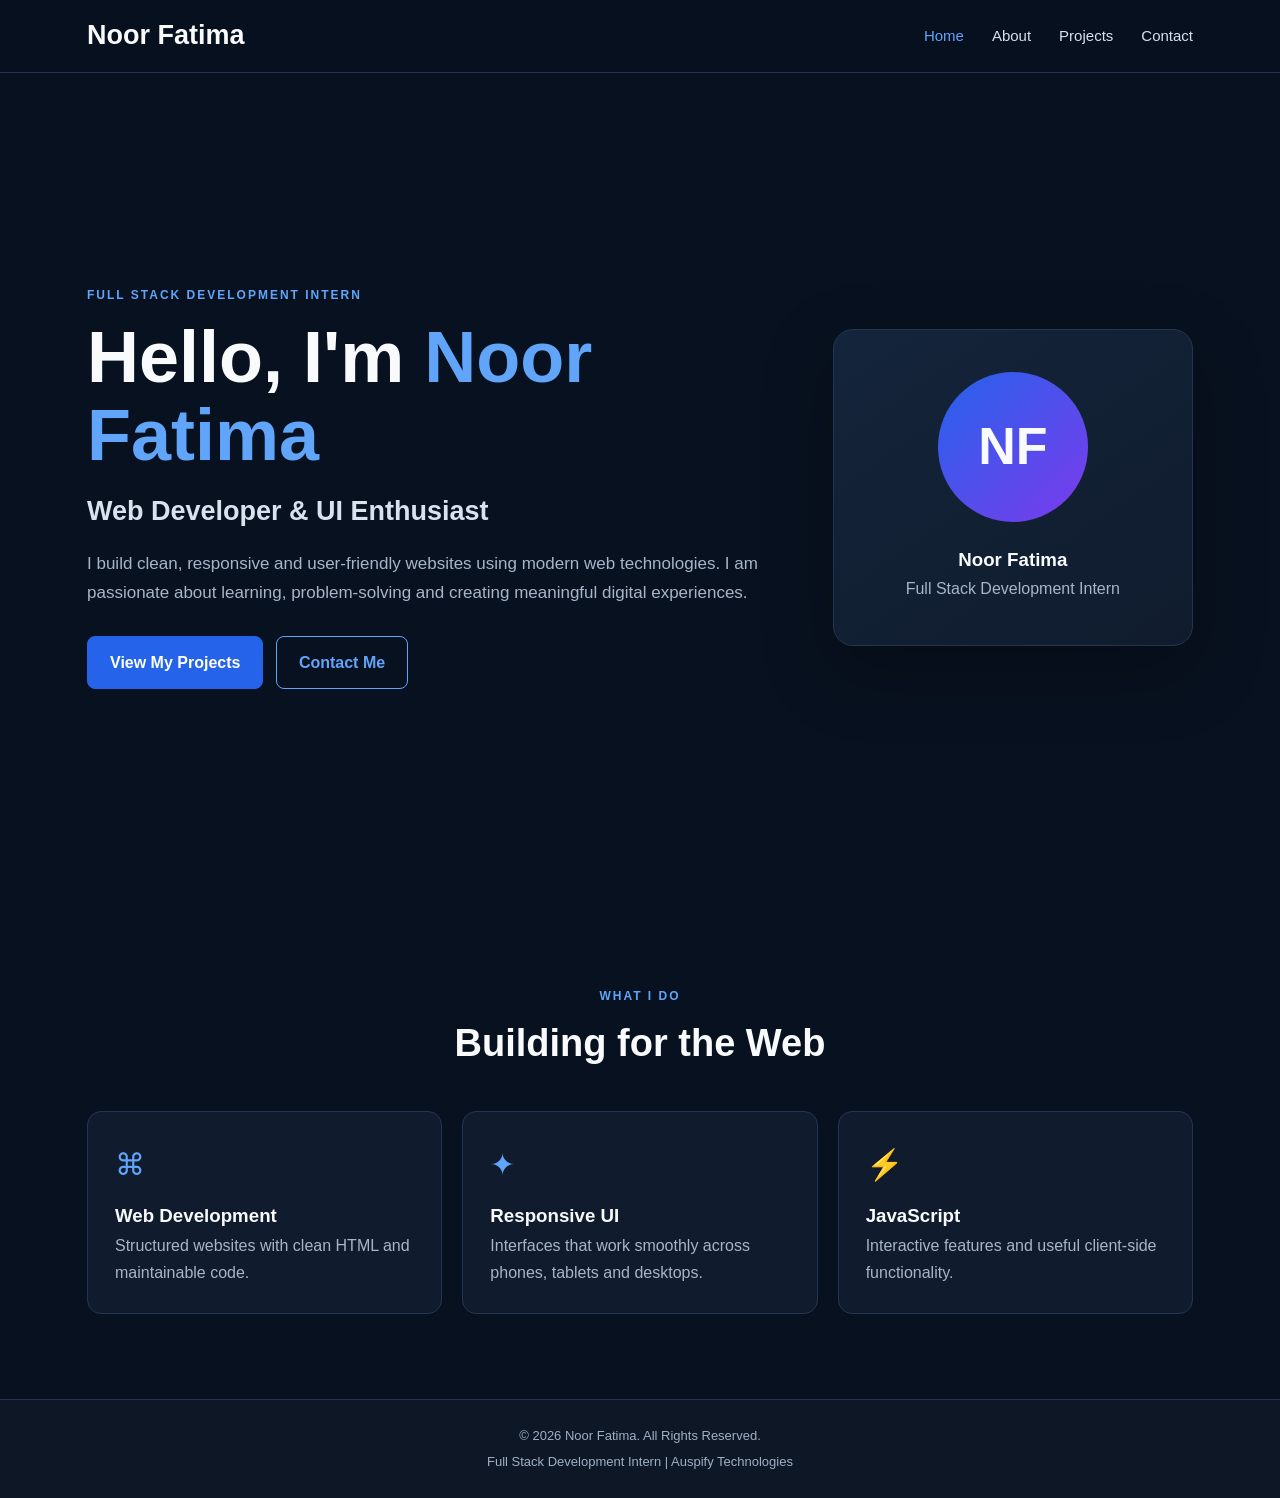
<file: index.html>
<!DOCTYPE html>
<html lang="en">
<head>
  <meta charset="UTF-8">
  <meta name="viewport" content="width=device-width, initial-scale=1.0">
  <meta name="description" content="Noor Fatima - Full Stack Development Intern Portfolio">
  <title>Noor Fatima | Home</title>
  <link rel="stylesheet" href="style.css">
</head>
<body>
<header>
  <nav class="navbar">
    <a class="logo" href="index.html">Noor Fatima<span></span></a>
    <button class="menu-toggle" aria-label="Open navigation">☰</button>
    <ul class="nav-links">
      <li><a class="active" href="index.html">Home</a></li>
      <li><a href="about.html">About</a></li>
      <li><a href="projects.html">Projects</a></li>
      <li><a href="contact.html">Contact</a></li>
    </ul>
  </nav>
</header>

<main>
  <section class="hero">
    <div class="hero-content">
      <p class="eyebrow">FULL STACK DEVELOPMENT INTERN</p>
      <h1>Hello, I'm <span>Noor Fatima</span></h1>
      <h2>Web Developer & UI Enthusiast</h2>
      <p class="hero-text">I build clean, responsive and user-friendly websites using modern web technologies. I am passionate about learning, problem-solving and creating meaningful digital experiences.</p>
      <div class="hero-buttons">
        <a class="btn" href="projects.html">View My Projects</a>
        <a class="btn btn-outline" href="contact.html">Contact Me</a>
      </div>
    </div>
    <div class="profile-card">
      <div class="initials">NF</div>
      <h3>Noor Fatima</h3>
      <p>Full Stack Development Intern</p>
    </div>
  </section>

  <section class="section">
    <div class="section-heading">
      <p class="eyebrow">WHAT I DO</p>
      <h2>Building for the Web</h2>
    </div>
    <div class="feature-grid">
      <article class="card"><div class="icon">⌘</div><h3>Web Development</h3><p>Structured websites with clean HTML and maintainable code.</p></article>
      <article class="card"><div class="icon">✦</div><h3>Responsive UI</h3><p>Interfaces that work smoothly across phones, tablets and desktops.</p></article>
      <article class="card"><div class="icon">⚡</div><h3>JavaScript</h3><p>Interactive features and useful client-side functionality.</p></article>
    </div>
  </section>
</main>

<footer>
  <p>© 2026 Noor Fatima. All Rights Reserved.</p>
  <p>Full Stack Development Intern | Auspify Technologies</p>
</footer>
<script src="script.js"></script>
</body>
</html>
</file>
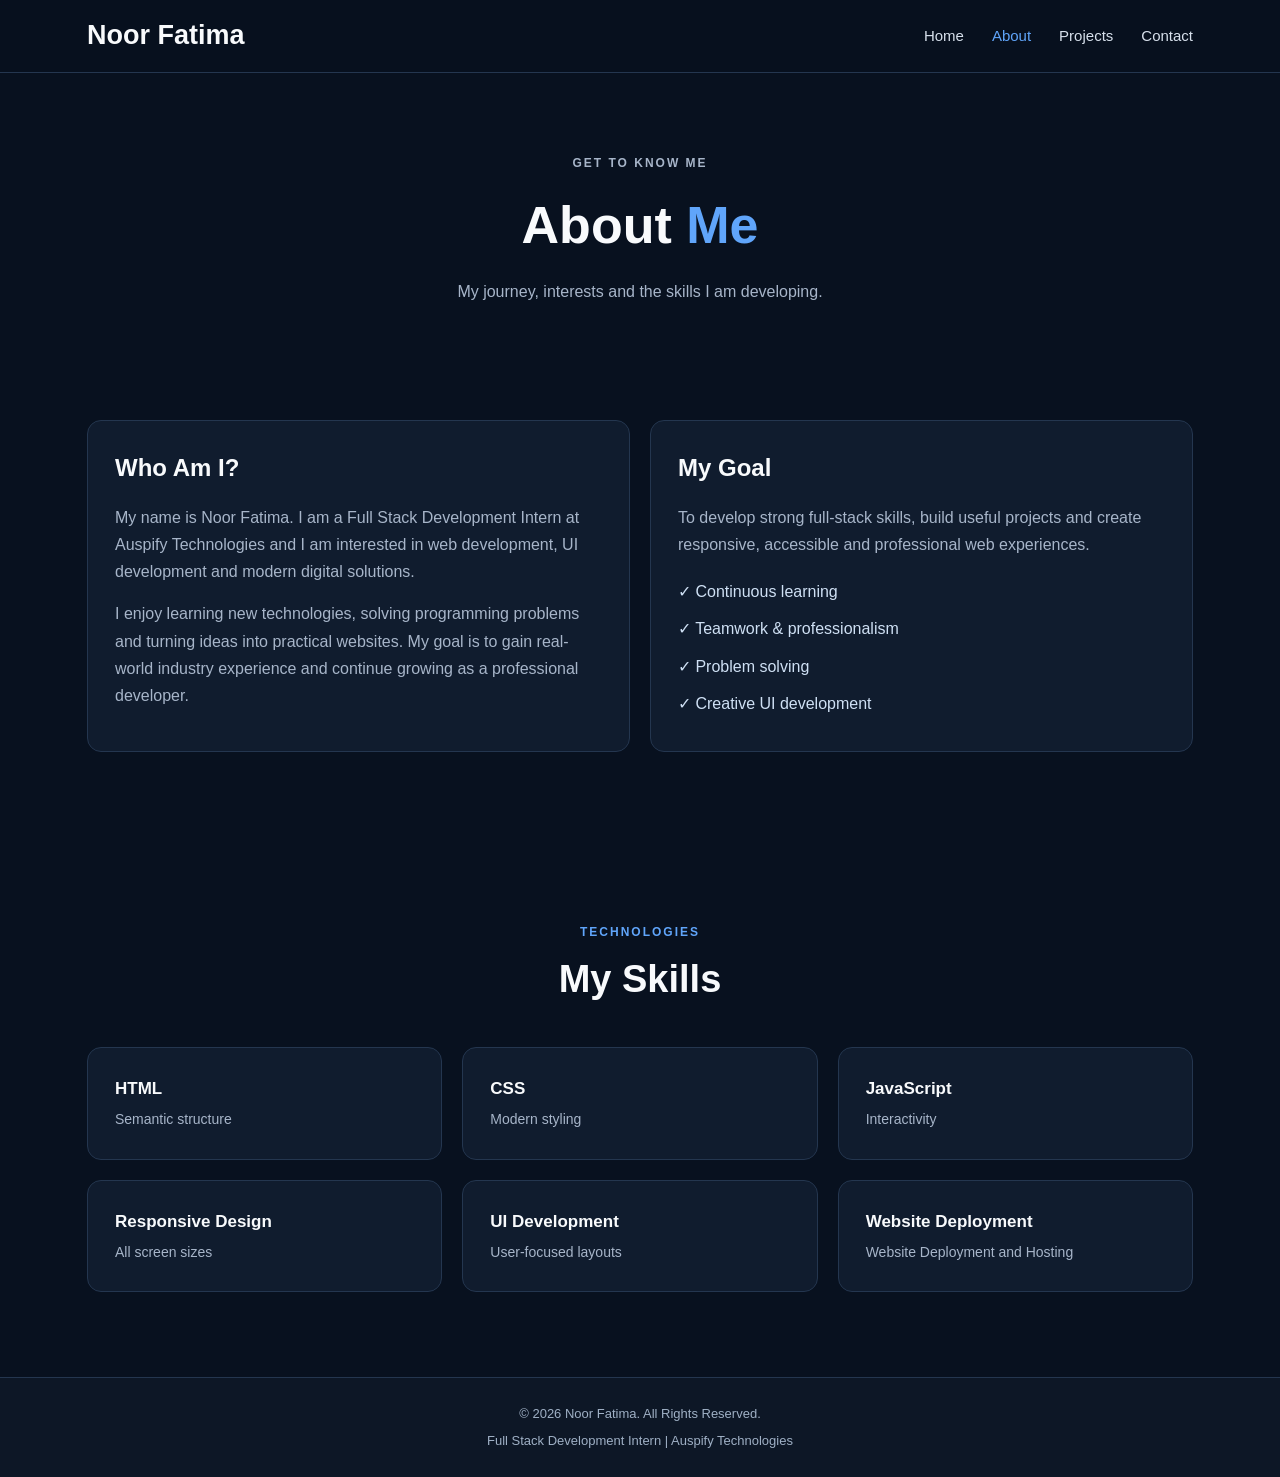
<file: about.html>
<!DOCTYPE html>
<html lang="en">
<head>
  <meta charset="UTF-8">
  <meta name="viewport" content="width=device-width, initial-scale=1.0">
  <meta name="description" content="About Noor Fatima and her web development skills">
  <title>Noor Fatima | About</title>
  <link rel="stylesheet" href="style.css">
</head>
<body>
<header>
  <nav class="navbar">
    <a class="logo" href="index.html">Noor Fatima<span></span></a>
    <button class="menu-toggle" aria-label="Open navigation">☰</button>
    <ul class="nav-links">
      <li><a href="index.html">Home</a></li>
      <li><a class="active" href="about.html">About</a></li>
      <li><a href="projects.html">Projects</a></li>
      <li><a href="contact.html">Contact</a></li>
    </ul>
  </nav>
</header>

<main>
  <section class="page-header">
    <p class="eyebrow">GET TO KNOW ME</p>
    <h1>About <span>Me</span></h1>
    <p>My journey, interests and the skills I am developing.</p>
  </section>

  <section class="section about-layout">
    <div class="about-card">
      <h2>Who Am I?</h2>
      <p>My name is Noor Fatima. I am a Full Stack Development Intern at Auspify Technologies and I am interested in web development, UI development and modern digital solutions.</p>
      <p>I enjoy learning new technologies, solving programming problems and turning ideas into practical websites. My goal is to gain real-world industry experience and continue growing as a professional developer.</p>
    </div>
    <div class="about-card">
      <h2>My Goal</h2>
      <p>To develop strong full-stack skills, build useful projects and create responsive, accessible and professional web experiences.</p>
      <div class="mini-list">
        <div>✓ Continuous learning</div>
        <div>✓ Teamwork & professionalism</div>
        <div>✓ Problem solving</div>
        <div>✓ Creative UI development</div>
      </div>
    </div>
  </section>

  <section class="section">
    <div class="section-heading">
      <p class="eyebrow">TECHNOLOGIES</p>
      <h2>My Skills</h2>
    </div>
    <div class="skills-grid">
      <div class="skill"><strong>HTML</strong><span>Semantic structure</span></div>
      <div class="skill"><strong>CSS</strong><span>Modern styling</span></div>
      <div class="skill"><strong>JavaScript</strong><span>Interactivity</span></div>
      <div class="skill"><strong>Responsive Design</strong><span>All screen sizes</span></div>
      <div class="skill"><strong>UI Development</strong><span>User-focused layouts</span></div>
      <div class="skill"><strong>Website Deployment</strong><span>Website Deployment and Hosting</span></div>
    </div>
  </section>
</main>

<footer>
  <p>© 2026 Noor Fatima. All Rights Reserved.</p>
  <p>Full Stack Development Intern | Auspify Technologies</p>
</footer>
<script src="script.js"></script>
</body>
</html>
</file>
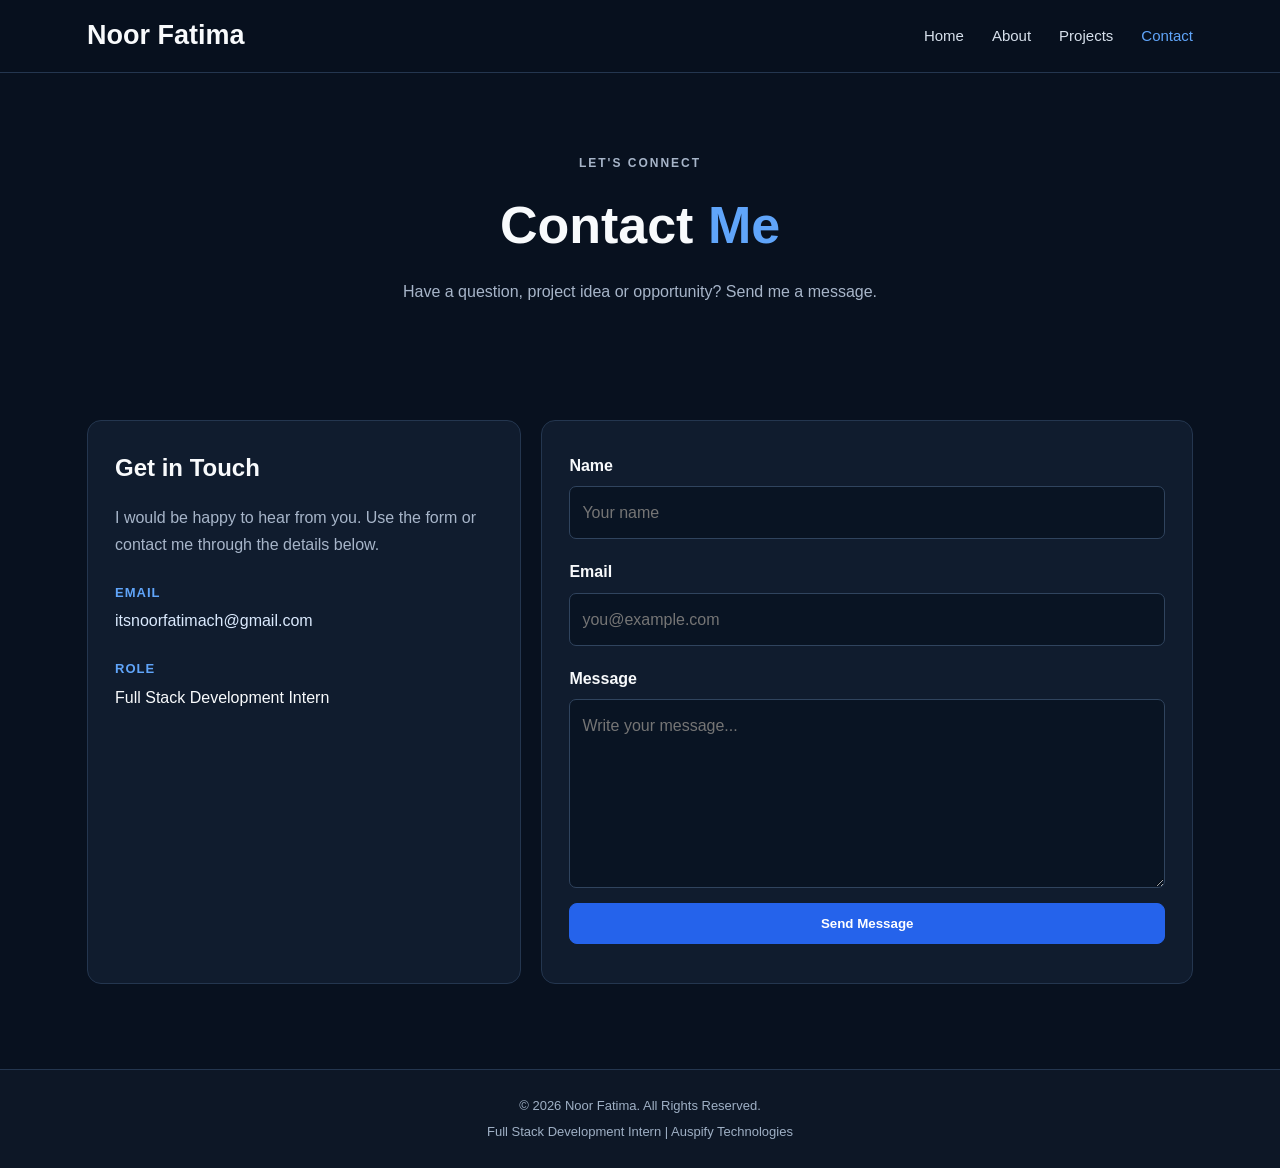
<file: contact.html>
<!DOCTYPE html>
<html lang="en">
<head>
  <meta charset="UTF-8">
  <meta name="viewport" content="width=device-width, initial-scale=1.0">
  <meta name="description" content="Contact Noor Fatima">
  <title>Noor Fatima | Contact</title>
  <link rel="stylesheet" href="style.css">
</head>
<body>
<header>
  <nav class="navbar">
    <a class="logo" href="index.html">Noor Fatima<span></span></a>
    <button class="menu-toggle" aria-label="Open navigation">☰</button>
    <ul class="nav-links">
      <li><a href="index.html">Home</a></li>
      <li><a href="about.html">About</a></li>
      <li><a href="projects.html">Projects</a></li>
      <li><a class="active" href="contact.html">Contact</a></li>
    </ul>
  </nav>
</header>

<main>
  <section class="page-header">
    <p class="eyebrow">LET'S CONNECT</p>
    <h1>Contact <span>Me</span></h1>
    <p>Have a question, project idea or opportunity? Send me a message.</p>
  </section>

  <section class="section contact-layout">
    <div class="contact-info">
      <h2>Get in Touch</h2>
      <p>I would be happy to hear from you. Use the form or contact me through the details below.</p>
      <div class="contact-item"><strong>Email</strong><a href="mailto:itsnoorfatimach@gmail.com">itsnoorfatimach@gmail.com</a></div>
      <div class="contact-item"><strong>Role</strong><span>Full Stack Development Intern</span></div>
    </div>

    <form class="contact-form" id="contactForm" novalidate>
      <label for="name">Name</label>
      <input id="name" name="name" type="text" placeholder="Your name" required>

      <label for="email">Email</label>
      <input id="email" name="email" type="email" placeholder="you@example.com" required>

      <label for="message">Message</label>
      <textarea id="message" name="message" rows="6" placeholder="Write your message..." required></textarea>

      <button class="btn" type="submit">Send Message</button>
      <p id="formMessage" class="form-message" role="status"></p>
    </form>
  </section>
</main>

<footer>
  <p>© 2026 Noor Fatima. All Rights Reserved.</p>
  <p>Full Stack Development Intern | Auspify Technologies</p>
</footer>
<script src="script.js"></script>
</body>
</html>
</file>
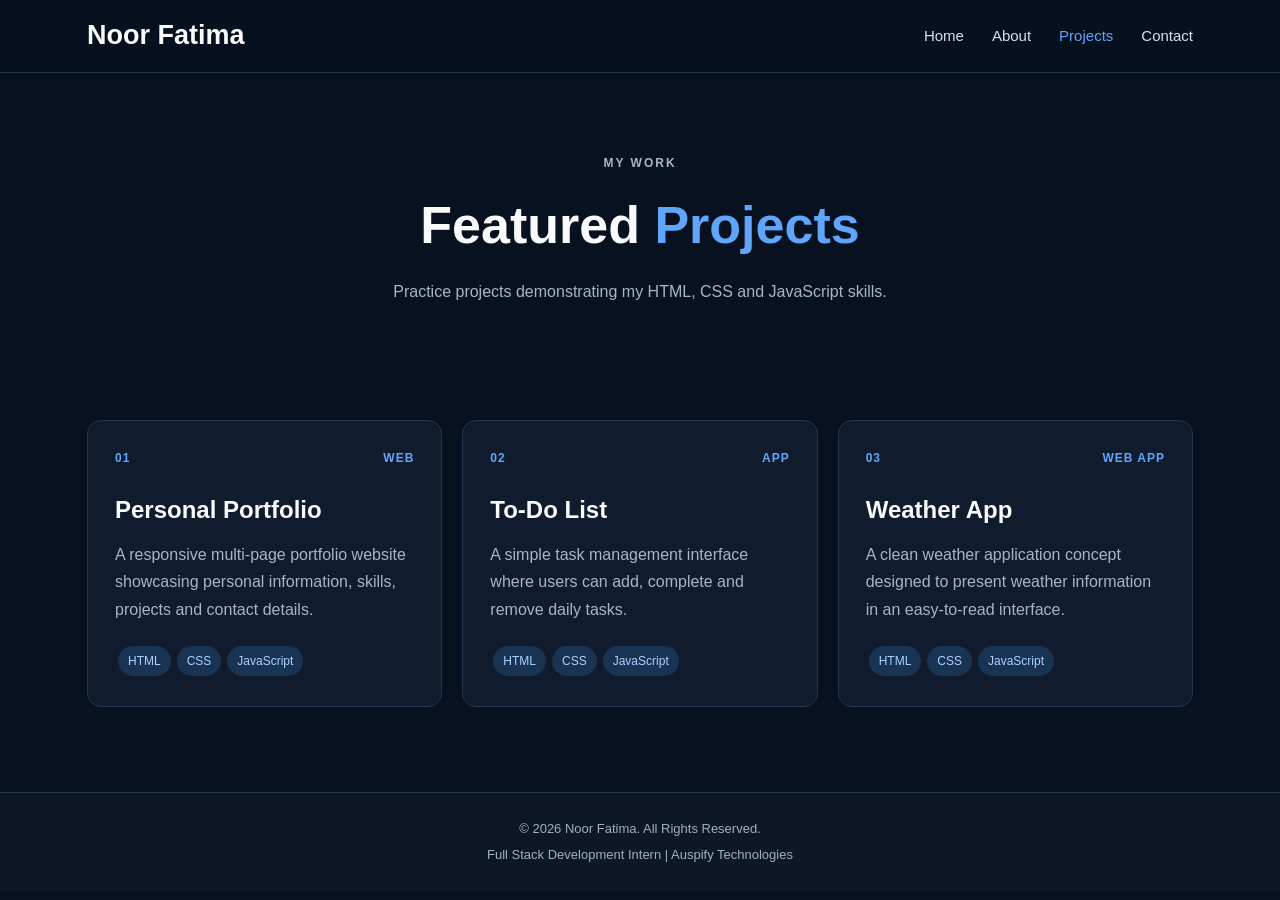
<file: projects.html>
<!DOCTYPE html>
<html lang="en">
<head>
  <meta charset="UTF-8">
  <meta name="viewport" content="width=device-width, initial-scale=1.0">
  <meta name="description" content="Noor Fatima's web development projects">
  <title>Noor Fatima | Projects</title>
  <link rel="stylesheet" href="style.css">
</head>
<body>
<header>
  <nav class="navbar">
    <a class="logo" href="index.html">Noor Fatima<span></span></a>
    <button class="menu-toggle" aria-label="Open navigation">☰</button>
    <ul class="nav-links">
      <li><a href="index.html">Home</a></li>
      <li><a href="about.html">About</a></li>
      <li><a class="active" href="projects.html">Projects</a></li>
      <li><a href="contact.html">Contact</a></li>
    </ul>
  </nav>
</header>

<main>
  <section class="page-header">
    <p class="eyebrow">MY WORK</p>
    <h1>Featured <span>Projects</span></h1>
    <p>Practice projects demonstrating my HTML, CSS and JavaScript skills.</p>
  </section>

  <section class="section">
    <div class="project-grid">
      <article class="project-card">
        <div class="project-top"><span>01</span><span>WEB</span></div>
        <h2>Personal Portfolio</h2>
        <p>A responsive multi-page portfolio website showcasing personal information, skills, projects and contact details.</p>
        <div class="tags"><span>HTML</span><span>CSS</span><span>JavaScript</span></div>
      </article>
      <article class="project-card">
        <div class="project-top"><span>02</span><span>APP</span></div>
        <h2>To-Do List</h2>
        <p>A simple task management interface where users can add, complete and remove daily tasks.</p>
        <div class="tags"><span>HTML</span><span>CSS</span><span>JavaScript</span></div>
      </article>
      <article class="project-card">
        <div class="project-top"><span>03</span><span>WEB APP</span></div>
        <h2>Weather App</h2>
        <p>A clean weather application concept designed to present weather information in an easy-to-read interface.</p>
        <div class="tags"><span>HTML</span><span>CSS</span><span>JavaScript</span></div>
      </article>
  </section>
</main>

<footer>
  <p>© 2026 Noor Fatima. All Rights Reserved.</p>
  <p>Full Stack Development Intern | Auspify Technologies</p>
</footer>
<script src="script.js"></script>
</body>
</html>
</file>
<file: style.css>
*{margin:0;padding:0;box-sizing:border-box}
:root{--bg:#08111f;--surface:#101c2e;--surface2:#14243a;--text:#f8fafc;--muted:#a7b5c9;--primary:#60a5fa;--primary2:#2563eb;--border:#24364f}
html{scroll-behavior:smooth}
body{font-family:Inter,Arial,sans-serif;background:var(--bg);color:var(--text);line-height:1.7}
a{color:inherit}
.navbar{max-width:1150px;margin:auto;min-height:72px;padding:0 22px;display:flex;align-items:center;justify-content:space-between}
header{position:sticky;top:0;z-index:100;background:rgba(8,17,31,.95);border-bottom:1px solid var(--border);backdrop-filter:blur(10px)}
.logo{font-size:27px;font-weight:800;text-decoration:none}.logo span,.hero h1 span,.page-header h1 span{color:var(--primary)}
.nav-links{display:flex;list-style:none;gap:28px}.nav-links a{text-decoration:none;color:#d7e0ec;font-size:15px}.nav-links a:hover,.nav-links a.active{color:var(--primary)}
.menu-toggle{display:none;background:none;border:0;color:white;font-size:25px;cursor:pointer}
.hero{max-width:1150px;min-height:calc(100vh - 72px);margin:auto;padding:80px 22px;display:grid;grid-template-columns:1.5fr .8fr;align-items:center;gap:70px}
.eyebrow{color:var(--primary);font-weight:800;letter-spacing:2px;font-size:12px}
.hero h1{font-size:clamp(44px,7vw,72px);line-height:1.08;margin:14px 0}.hero h2{font-size:27px;color:#d9e3ef;margin-bottom:16px}.hero-text{max-width:680px;color:var(--muted);font-size:17px}
.hero-buttons{margin-top:28px}.btn{display:inline-block;border:1px solid var(--primary2);background:var(--primary2);color:#fff;text-decoration:none;padding:12px 22px;border-radius:8px;font-weight:700;cursor:pointer}.btn:hover{background:#1d4ed8}.btn-outline{background:transparent;color:var(--primary);border-color:var(--primary);margin-left:8px}
.profile-card{background:linear-gradient(145deg,var(--surface2),var(--surface));border:1px solid var(--border);border-radius:20px;padding:42px 25px;text-align:center;box-shadow:0 25px 70px rgba(0,0,0,.25)}.initials{width:150px;height:150px;margin:0 auto 22px;border-radius:50%;display:grid;place-items:center;background:linear-gradient(135deg,#2563eb,#7c3aed);font-size:52px;font-weight:800}.profile-card p,.card p,.about-card p,.project-card p,.page-header p,.contact-info p{color:var(--muted)}
.section{max-width:1150px;margin:auto;padding:85px 22px}.section-heading{text-align:center;margin-bottom:35px}.section-heading h2{font-size:38px;margin-top:5px}
.feature-grid,.skills-grid,.project-grid{display:grid;grid-template-columns:repeat(3,1fr);gap:20px}.card,.about-card,.skill,.project-card,.contact-info,.contact-form{background:var(--surface);border:1px solid var(--border);border-radius:14px;padding:27px}.card{transition:.25s}.card:hover,.project-card:hover{transform:translateY(-5px);border-color:#3d6b9f}.icon{font-size:30px;color:var(--primary);margin-bottom:10px}
.page-header{text-align:center;padding:80px 22px 30px}.page-header h1{font-size:52px;margin:8px 0}.page-header p{max-width:650px;margin:auto}
.about-layout{display:grid;grid-template-columns:1fr 1fr;gap:20px}.about-card h2,.contact-info h2{margin-bottom:15px}.about-card p{margin-bottom:15px}.mini-list{display:grid;gap:10px;color:#cfe0f4;margin-top:20px}
.skill{display:flex;flex-direction:column;gap:4px}.skill strong{font-size:17px}.skill span{color:var(--muted);font-size:14px}
.project-grid{grid-template-columns:repeat(3,1fr)}.project-card{transition:.25s}.project-top{display:flex;justify-content:space-between;color:var(--primary);font-size:12px;font-weight:800;letter-spacing:1px;margin-bottom:22px}.project-card h2{margin-bottom:10px}.tags{margin-top:20px}.tags span{display:inline-block;background:#193352;color:#a9d2ff;padding:5px 10px;border-radius:20px;font-size:12px;margin:3px}
.note{margin-top:24px;background:#0e2137;border-left:3px solid var(--primary);padding:16px;color:#bcd0e7;font-size:14px}
.contact-layout{display:grid;grid-template-columns:.8fr 1.2fr;gap:20px}.contact-item{display:flex;flex-direction:column;gap:3px;margin-top:24px}.contact-item strong{color:var(--primary);font-size:13px;text-transform:uppercase;letter-spacing:1px}.contact-item a{color:#dbeafe;text-decoration:none}.contact-form{display:flex;flex-direction:column}.contact-form label{margin:4px 0 7px;font-weight:700}.contact-form input,.contact-form textarea{width:100%;background:#091423;color:#fff;border:1px solid #30445e;border-radius:7px;padding:12px;margin-bottom:15px;font:inherit}.contact-form input:focus,.contact-form textarea:focus{outline:2px solid #2563eb;border-color:#2563eb}.form-message{margin-top:12px;color:#86efac}
footer{text-align:center;padding:25px 20px;background:#0d1726;border-top:1px solid var(--border);color:#9fb0c5;font-size:13px}footer p+p{margin-top:4px}
@media(max-width:800px){.menu-toggle{display:block}.nav-links{display:none;position:absolute;top:72px;left:0;right:0;background:#0b1627;padding:18px 22px;flex-direction:column;gap:16px;border-bottom:1px solid var(--border)}.nav-links.open{display:flex}.hero{grid-template-columns:1fr;text-align:center;padding-top:60px}.hero-text{margin:auto}.profile-card{max-width:330px;width:100%;margin:auto}.feature-grid,.skills-grid,.project-grid,.about-layout,.contact-layout{grid-template-columns:1fr}.page-header h1{font-size:42px}}
@media(max-width:480px){.navbar{padding:0 16px}.hero,.section{padding-left:16px;padding-right:16px}.hero h1{font-size:42px}.hero h2{font-size:22px}.btn{width:100%;text-align:center}.btn-outline{margin:10px 0 0}.page-header{padding-left:16px;padding-right:16px}.initials{width:120px;height:120px;font-size:42px}}
</file>
